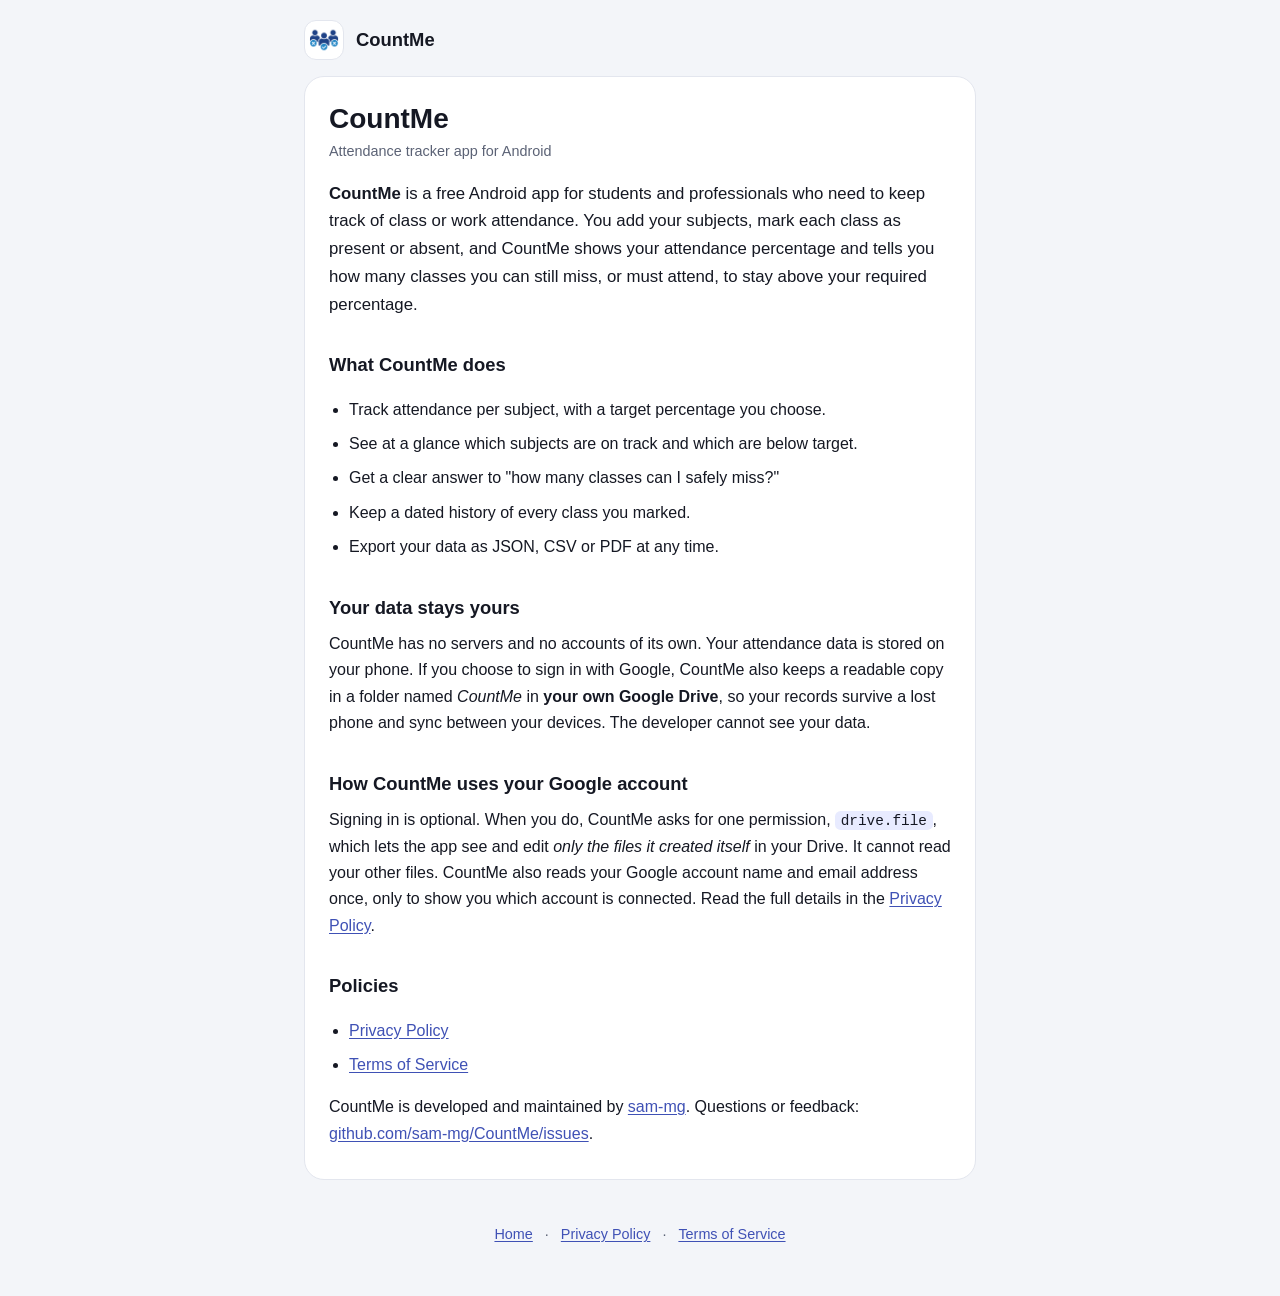
<file: docs/index.html>
<!doctype html>
<html lang="en">
<head>
  <meta charset="utf-8">
  <meta name="viewport" content="width=device-width, initial-scale=1">
  <meta name="color-scheme" content="light dark">
  <meta name="description" content="CountMe is an Android attendance tracker. Mark classes present or absent, see your percentage and how many classes you can miss. Data stays on your device and in your own Google Drive.">
  <title>CountMe – Attendance Tracker for Android</title>
  <link rel="icon" href="favicon.ico" sizes="48x48">
  <link rel="icon" href="favicon-32.png" type="image/png" sizes="32x32">
  <link rel="icon" href="logo.png" type="image/png" sizes="512x512">
  <link rel="apple-touch-icon" href="apple-touch-icon.png">
  <link rel="stylesheet" href="style.css">
</head>
<body>
<a class="skip" href="#content">Skip to content</a>
<header class="site"><a href="index.html"><img src="logo.png" alt="" width="40" height="40">CountMe</a></header>
<main id="content">
<article>
<h1>CountMe</h1>
<p class="meta">Attendance tracker app for Android</p>

<p class="lead"><strong>CountMe</strong> is a free Android app for students and professionals who need to keep track of class or work attendance. You add your subjects, mark each class as present or absent, and CountMe shows your attendance percentage and tells you how many classes you can still miss, or must attend, to stay above your required percentage.</p>

<h2 id="what-it-does">What CountMe does</h2>
<ul>
  <li>Track attendance per subject, with a target percentage you choose.</li>
  <li>See at a glance which subjects are on track and which are below target.</li>
  <li>Get a clear answer to "how many classes can I safely miss?"</li>
  <li>Keep a dated history of every class you marked.</li>
  <li>Export your data as JSON, CSV or PDF at any time.</li>
</ul>

<h2 id="your-data">Your data stays yours</h2>
<p>CountMe has no servers and no accounts of its own. Your attendance data is stored on your phone. If you choose to sign in with Google, CountMe also keeps a readable copy in a folder named <em>CountMe</em> in <strong>your own Google Drive</strong>, so your records survive a lost phone and sync between your devices. The developer cannot see your data.</p>

<h2 id="google-access">How CountMe uses your Google account</h2>
<p>Signing in is optional. When you do, CountMe asks for one permission, <code>drive.file</code>, which lets the app see and edit <em>only the files it created itself</em> in your Drive. It cannot read your other files. CountMe also reads your Google account name and email address once, only to show you which account is connected. Read the full details in the <a href="privacy-policy.html">Privacy Policy</a>.</p>

<h2 id="legal">Policies</h2>
<ul>
  <li><a href="privacy-policy.html">Privacy Policy</a></li>
  <li><a href="terms-of-service.html">Terms of Service</a></li>
</ul>
<p>CountMe is developed and maintained by <a href="https://github.com/sam-mg">sam-mg</a>. Questions or feedback: <a href="https://github.com/sam-mg/CountMe/issues">github.com/sam-mg/CountMe/issues</a>.</p>
</article>
</main>
<footer class="site">
  <a href="index.html">Home</a> · <a href="privacy-policy.html">Privacy Policy</a> · <a href="terms-of-service.html">Terms of Service</a>
</footer>
</body>
</html>
</file>
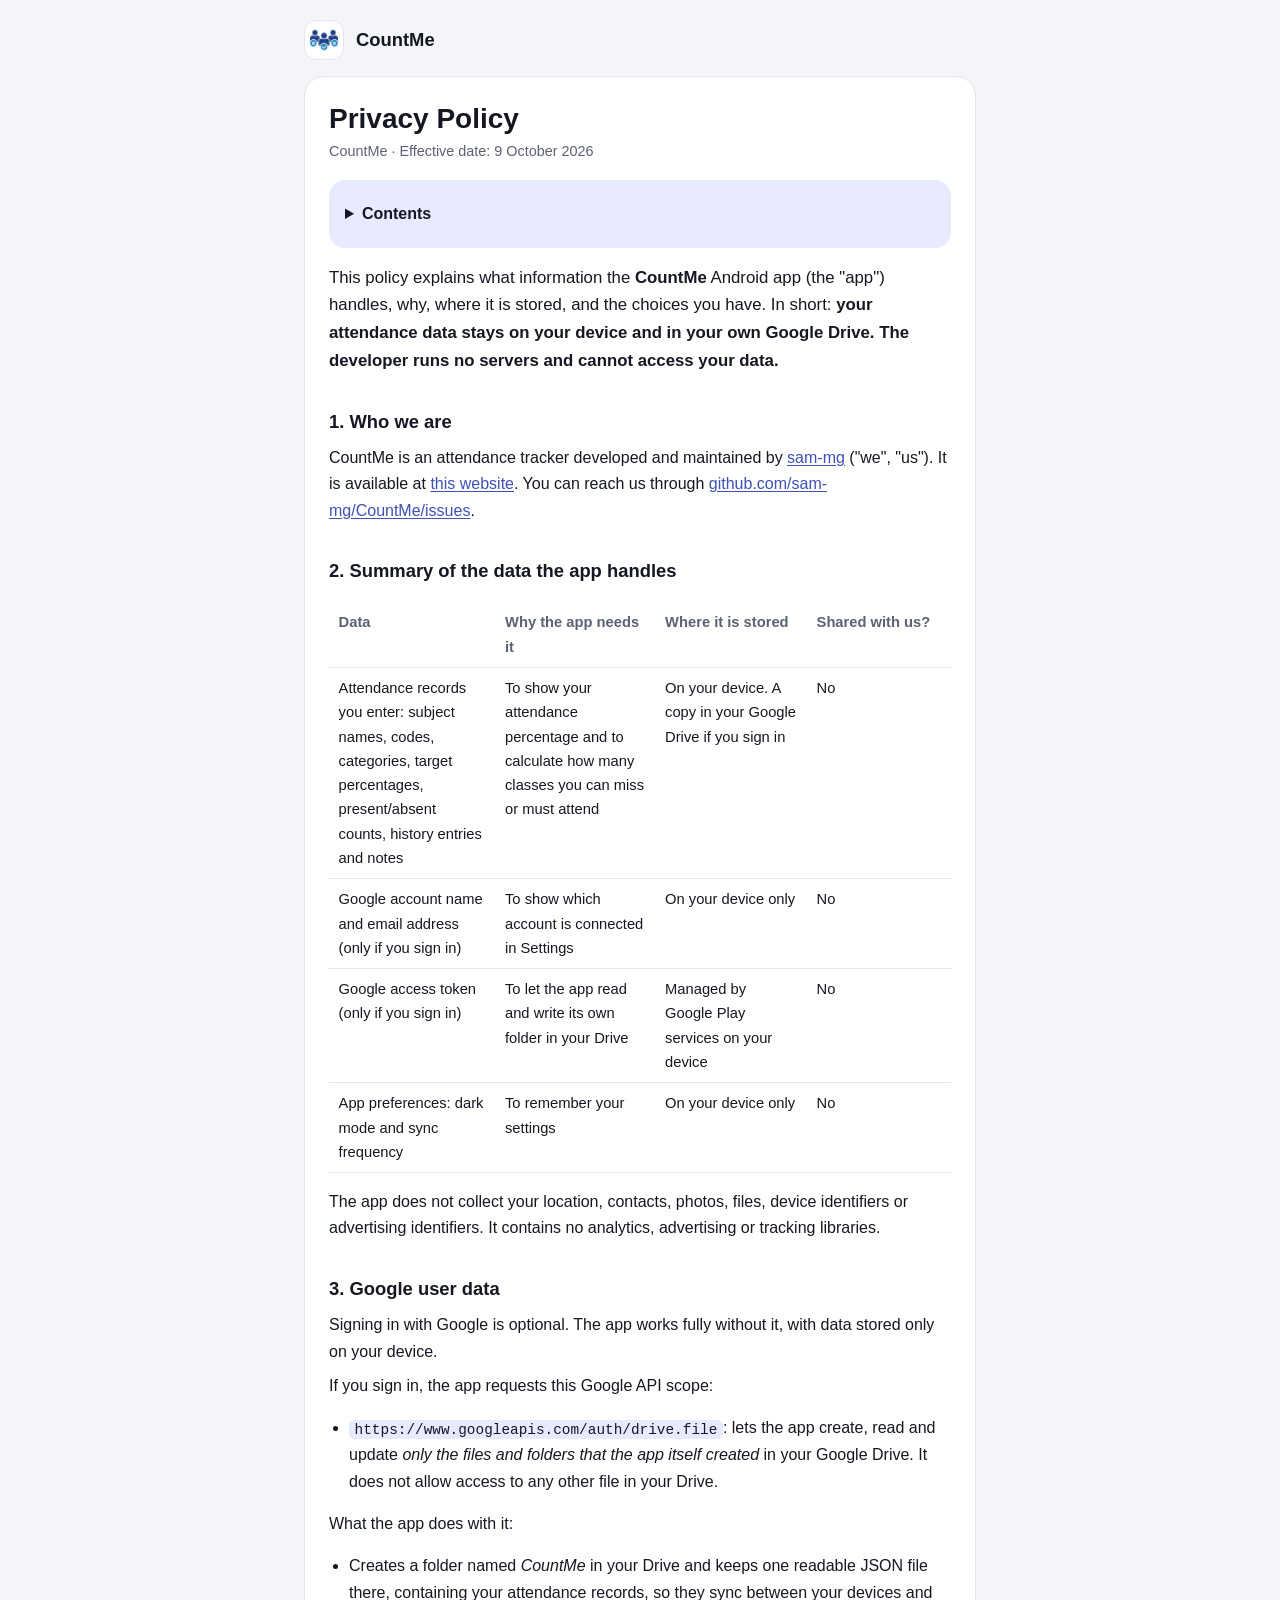
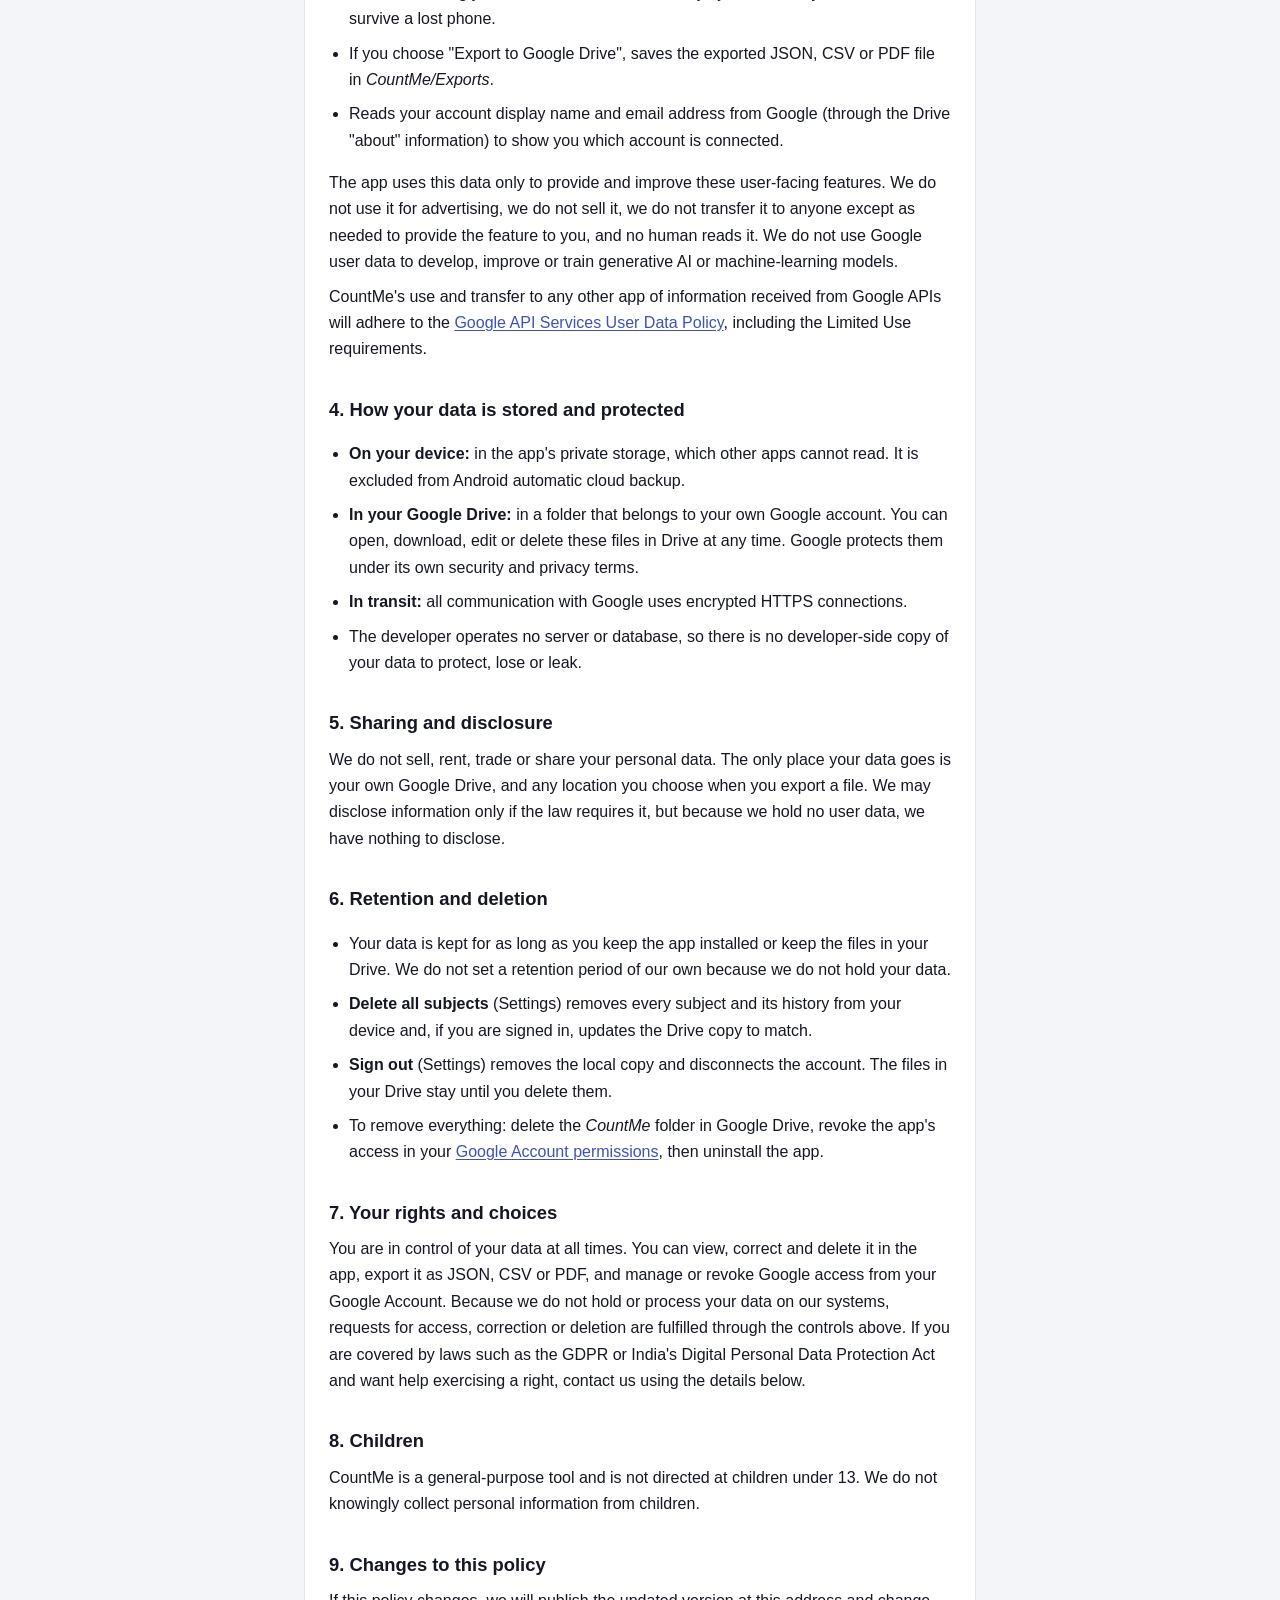
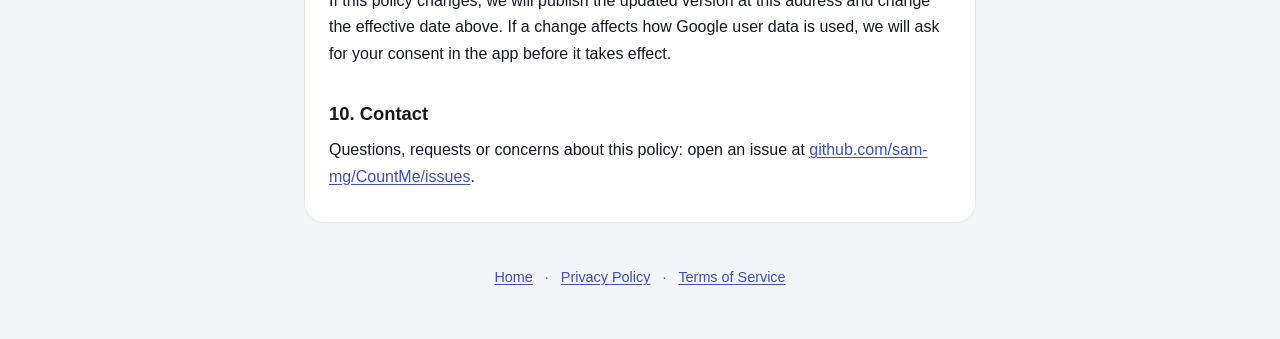
<file: docs/privacy-policy.html>
<!doctype html>
<html lang="en">
<head>
  <meta charset="utf-8">
  <meta name="viewport" content="width=device-width, initial-scale=1">
  <meta name="color-scheme" content="light dark">
  <meta name="description" content="How the CountMe attendance tracker handles your data: stored on your device and in your own Google Drive, never on developer servers.">
  <title>Privacy Policy · CountMe</title>
  <link rel="icon" href="favicon.ico" sizes="48x48">
  <link rel="icon" href="favicon-32.png" type="image/png" sizes="32x32">
  <link rel="icon" href="logo.png" type="image/png" sizes="512x512">
  <link rel="apple-touch-icon" href="apple-touch-icon.png">
  <link rel="stylesheet" href="style.css">
</head>
<body>
<a class="skip" href="#content">Skip to content</a>
<header class="site"><a href="index.html"><img src="logo.png" alt="" width="40" height="40">CountMe</a></header>
<main id="content">
<article>
<h1>Privacy Policy</h1>
<p class="meta">CountMe · Effective date: 9 October 2026</p>
<nav class="toc" aria-label="Contents"><details><summary>Contents</summary><ol><li><a href="#who-we-are">Who we are</a></li><li><a href="#summary-of-the-data-the-app-handles">Summary of the data the app handles</a></li><li><a href="#google-user-data">Google user data</a></li><li><a href="#how-your-data-is-stored-and-protected">How your data is stored and protected</a></li><li><a href="#sharing-and-disclosure">Sharing and disclosure</a></li><li><a href="#retention-and-deletion">Retention and deletion</a></li><li><a href="#your-rights-and-choices">Your rights and choices</a></li><li><a href="#children">Children</a></li><li><a href="#changes-to-this-policy">Changes to this policy</a></li><li><a href="#contact">Contact</a></li></ol></details></nav>

<p class="lead">This policy explains what information the <strong>CountMe</strong> Android app (the "app") handles, why, where it is stored, and the choices you have. In short: <strong>your attendance data stays on your device and in your own Google Drive. The developer runs no servers and cannot access your data.</strong></p>

<h2 id="who-we-are">1. Who we are</h2>
<p>CountMe is an attendance tracker developed and maintained by <a href="https://github.com/sam-mg">sam-mg</a> ("we", "us"). It is available at <a href="index.html">this website</a>. You can reach us through <a href="https://github.com/sam-mg/CountMe/issues">github.com/sam-mg/CountMe/issues</a>.</p>

<h2 id="summary-of-the-data-the-app-handles">2. Summary of the data the app handles</h2>
<table>
  <thead>
    <tr><th scope="col">Data</th><th scope="col">Why the app needs it</th><th scope="col">Where it is stored</th><th scope="col">Shared with us?</th></tr>
  </thead>
  <tbody>
    <tr><td>Attendance records you enter: subject names, codes, categories, target percentages, present/absent counts, history entries and notes</td><td>To show your attendance percentage and to calculate how many classes you can miss or must attend</td><td>On your device. A copy in your Google Drive if you sign in</td><td>No</td></tr>
    <tr><td>Google account name and email address (only if you sign in)</td><td>To show which account is connected in Settings</td><td>On your device only</td><td>No</td></tr>
    <tr><td>Google access token (only if you sign in)</td><td>To let the app read and write its own folder in your Drive</td><td>Managed by Google Play services on your device</td><td>No</td></tr>
    <tr><td>App preferences: dark mode and sync frequency</td><td>To remember your settings</td><td>On your device only</td><td>No</td></tr>
  </tbody>
</table>
<p>The app does not collect your location, contacts, photos, files, device identifiers or advertising identifiers. It contains no analytics, advertising or tracking libraries.</p>

<h2 id="google-user-data">3. Google user data</h2>
<p>Signing in with Google is optional. The app works fully without it, with data stored only on your device.</p>
<p>If you sign in, the app requests this Google API scope:</p>
<ul>
  <li><code>https://www.googleapis.com/auth/drive.file</code>: lets the app create, read and update <em>only the files and folders that the app itself created</em> in your Google Drive. It does not allow access to any other file in your Drive.</li>
</ul>
<p>What the app does with it:</p>
<ul>
  <li>Creates a folder named <em>CountMe</em> in your Drive and keeps one readable JSON file there, containing your attendance records, so they sync between your devices and survive a lost phone.</li>
  <li>If you choose "Export to Google Drive", saves the exported JSON, CSV or PDF file in <em>CountMe/Exports</em>.</li>
  <li>Reads your account display name and email address from Google (through the Drive "about" information) to show you which account is connected.</li>
</ul>
<p>The app uses this data only to provide and improve these user-facing features. We do not use it for advertising, we do not sell it, we do not transfer it to anyone except as needed to provide the feature to you, and no human reads it. We do not use Google user data to develop, improve or train generative AI or machine-learning models.</p>
<p>CountMe's use and transfer to any other app of information received from Google APIs will adhere to the <a href="https://developers.google.com/terms/api-services-user-data-policy">Google API Services User Data Policy</a>, including the Limited Use requirements.</p>

<h2 id="how-your-data-is-stored-and-protected">4. How your data is stored and protected</h2>
<ul>
  <li><strong>On your device:</strong> in the app's private storage, which other apps cannot read. It is excluded from Android automatic cloud backup.</li>
  <li><strong>In your Google Drive:</strong> in a folder that belongs to your own Google account. You can open, download, edit or delete these files in Drive at any time. Google protects them under its own security and privacy terms.</li>
  <li><strong>In transit:</strong> all communication with Google uses encrypted HTTPS connections.</li>
  <li>The developer operates no server or database, so there is no developer-side copy of your data to protect, lose or leak.</li>
</ul>

<h2 id="sharing-and-disclosure">5. Sharing and disclosure</h2>
<p>We do not sell, rent, trade or share your personal data. The only place your data goes is your own Google Drive, and any location you choose when you export a file. We may disclose information only if the law requires it, but because we hold no user data, we have nothing to disclose.</p>

<h2 id="retention-and-deletion">6. Retention and deletion</h2>
<ul>
  <li>Your data is kept for as long as you keep the app installed or keep the files in your Drive. We do not set a retention period of our own because we do not hold your data.</li>
  <li><strong>Delete all subjects</strong> (Settings) removes every subject and its history from your device and, if you are signed in, updates the Drive copy to match.</li>
  <li><strong>Sign out</strong> (Settings) removes the local copy and disconnects the account. The files in your Drive stay until you delete them.</li>
  <li>To remove everything: delete the <em>CountMe</em> folder in Google Drive, revoke the app's access in your <a href="https://myaccount.google.com/permissions">Google Account permissions</a>, then uninstall the app.</li>
</ul>

<h2 id="your-rights-and-choices">7. Your rights and choices</h2>
<p>You are in control of your data at all times. You can view, correct and delete it in the app, export it as JSON, CSV or PDF, and manage or revoke Google access from your Google Account. Because we do not hold or process your data on our systems, requests for access, correction or deletion are fulfilled through the controls above. If you are covered by laws such as the GDPR or India's Digital Personal Data Protection Act and want help exercising a right, contact us using the details below.</p>

<h2 id="children">8. Children</h2>
<p>CountMe is a general-purpose tool and is not directed at children under 13. We do not knowingly collect personal information from children.</p>

<h2 id="changes-to-this-policy">9. Changes to this policy</h2>
<p>If this policy changes, we will publish the updated version at this address and change the effective date above. If a change affects how Google user data is used, we will ask for your consent in the app before it takes effect.</p>

<h2 id="contact">10. Contact</h2>
<p>Questions, requests or concerns about this policy: open an issue at <a href="https://github.com/sam-mg/CountMe/issues">github.com/sam-mg/CountMe/issues</a>.</p>
</article>
</main>
<footer class="site">
  <a href="index.html">Home</a> · <a href="privacy-policy.html">Privacy Policy</a> · <a href="terms-of-service.html">Terms of Service</a>
</footer>
</body>
</html>
</file>
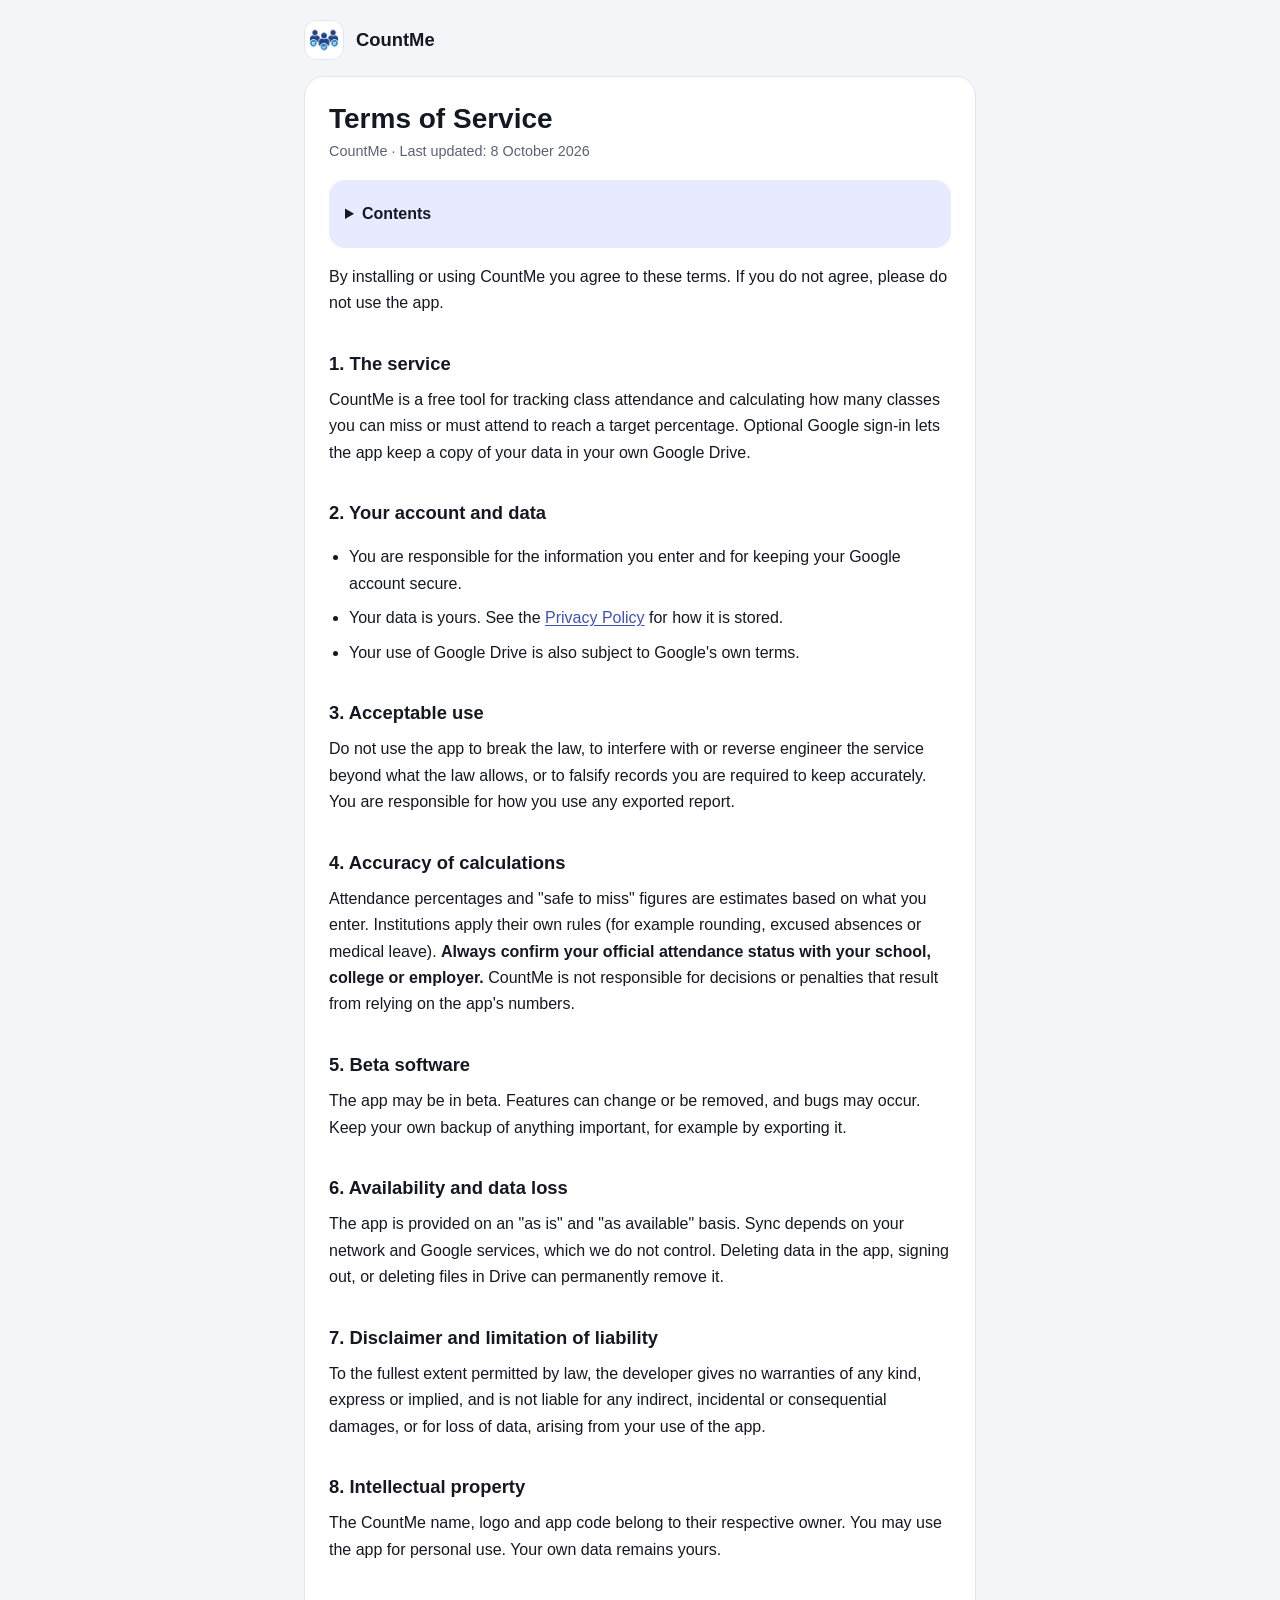
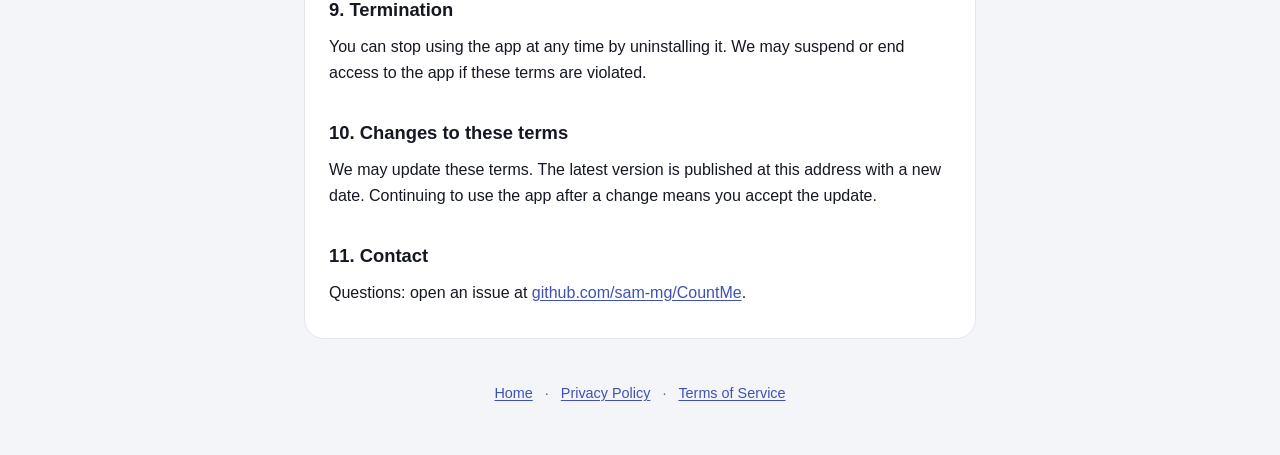
<file: docs/terms-of-service.html>
<!doctype html>
<html lang="en">
<head>
  <meta charset="utf-8">
  <meta name="viewport" content="width=device-width, initial-scale=1">
  <meta name="color-scheme" content="light dark">
  <meta name="description" content="The terms for using the CountMe attendance tracker.">
  <title>Terms of Service · CountMe</title>
  <link rel="icon" href="favicon.ico" sizes="48x48">
  <link rel="icon" href="favicon-32.png" type="image/png" sizes="32x32">
  <link rel="icon" href="logo.png" type="image/png" sizes="512x512">
  <link rel="apple-touch-icon" href="apple-touch-icon.png">
  <link rel="stylesheet" href="style.css">
</head>
<body>
<a class="skip" href="#content">Skip to content</a>
<header class="site"><a href="index.html"><img src="logo.png" alt="" width="40" height="40">CountMe</a></header>
<main id="content">
<article>
<h1>Terms of Service</h1>
<p class="meta">CountMe · Last updated: 8 October 2026</p>
<nav class="toc" aria-label="Contents"><details><summary>Contents</summary><ol><li><a href="#the-service">The service</a></li><li><a href="#your-account-and-data">Your account and data</a></li><li><a href="#acceptable-use">Acceptable use</a></li><li><a href="#accuracy-of-calculations">Accuracy of calculations</a></li><li><a href="#beta-software">Beta software</a></li><li><a href="#availability-and-data-loss">Availability and data loss</a></li><li><a href="#disclaimer-and-limitation-of-liability">Disclaimer and limitation of liability</a></li><li><a href="#intellectual-property">Intellectual property</a></li><li><a href="#termination">Termination</a></li><li><a href="#changes-to-these-terms">Changes to these terms</a></li><li><a href="#contact">Contact</a></li></ol></details></nav>

<p>By installing or using CountMe you agree to these terms. If you do not agree, please do not use the app.</p>

<h2 id="the-service">1. The service</h2>
<p>CountMe is a free tool for tracking class attendance and calculating how many classes you can miss or must attend to reach a target percentage. Optional Google sign-in lets the app keep a copy of your data in your own Google Drive.</p>

<h2 id="your-account-and-data">2. Your account and data</h2>
<ul>
  <li>You are responsible for the information you enter and for keeping your Google account secure.</li>
  <li>Your data is yours. See the <a href="privacy-policy.html">Privacy Policy</a> for how it is stored.</li>
  <li>Your use of Google Drive is also subject to Google's own terms.</li>
</ul>

<h2 id="acceptable-use">3. Acceptable use</h2>
<p>Do not use the app to break the law, to interfere with or reverse engineer the service beyond what the law allows, or to falsify records you are required to keep accurately. You are responsible for how you use any exported report.</p>

<h2 id="accuracy-of-calculations">4. Accuracy of calculations</h2>
<p>Attendance percentages and "safe to miss" figures are estimates based on what you enter. Institutions apply their own rules (for example rounding, excused absences or medical leave). <strong>Always confirm your official attendance status with your school, college or employer.</strong> CountMe is not responsible for decisions or penalties that result from relying on the app's numbers.</p>

<h2 id="beta-software">5. Beta software</h2>
<p>The app may be in beta. Features can change or be removed, and bugs may occur. Keep your own backup of anything important, for example by exporting it.</p>

<h2 id="availability-and-data-loss">6. Availability and data loss</h2>
<p>The app is provided on an "as is" and "as available" basis. Sync depends on your network and Google services, which we do not control. Deleting data in the app, signing out, or deleting files in Drive can permanently remove it.</p>

<h2 id="disclaimer-and-limitation-of-liability">7. Disclaimer and limitation of liability</h2>
<p>To the fullest extent permitted by law, the developer gives no warranties of any kind, express or implied, and is not liable for any indirect, incidental or consequential damages, or for loss of data, arising from your use of the app.</p>

<h2 id="intellectual-property">8. Intellectual property</h2>
<p>The CountMe name, logo and app code belong to their respective owner. You may use the app for personal use. Your own data remains yours.</p>

<h2 id="termination">9. Termination</h2>
<p>You can stop using the app at any time by uninstalling it. We may suspend or end access to the app if these terms are violated.</p>

<h2 id="changes-to-these-terms">10. Changes to these terms</h2>
<p>We may update these terms. The latest version is published at this address with a new date. Continuing to use the app after a change means you accept the update.</p>

<h2 id="contact">11. Contact</h2>
<p>Questions: open an issue at <a href="https://github.com/sam-mg/CountMe/issues">github.com/sam-mg/CountMe</a>.</p>
</article>
</main>
<footer class="site">
  <a href="index.html">Home</a> · <a href="privacy-policy.html">Privacy Policy</a> · <a href="terms-of-service.html">Terms of Service</a>
</footer>
</body>
</html>
</file>
<file: docs/style.css>
/* Shared by all CountMe pages. Colors mirror the app's light/dark palette. */
:root {
  --bg: #f3f5f9; --card: #ffffff; --text: #151823; --muted: #5b6275;
  --accent: #3f51b5; --line: #e3e6ee; --chip: #e8ebff;
  color-scheme: light dark;
}
@media (prefers-color-scheme: dark) {
  :root { --bg: #0f121a; --card: #1b1f2b; --text: #e6e8f0; --muted: #a3a9ba;
          --accent: #aeb8f5; --line: #2c3142; --chip: #2b3366; }
}
@media (prefers-contrast: more) {
  :root { --muted: var(--text); --line: var(--text); }
}

* { box-sizing: border-box; }
html { font-size: 100%; scroll-behavior: smooth; -webkit-text-size-adjust: 100%; }
@media (prefers-reduced-motion: reduce) { html { scroll-behavior: auto; } }

body {
  margin: 0; background: var(--bg); color: var(--text);
  font: 1rem/1.65 -apple-system, BlinkMacSystemFont, "Segoe UI", Roboto, sans-serif;
}
.skip { position: absolute; left: -999px; }
.skip:focus { left: 12px; top: 12px; background: var(--card); padding: 8px 12px; border-radius: 8px; z-index: 10; }

header.site, main, footer.site { max-width: 44rem; margin: 0 auto; padding-left: 1rem; padding-right: 1rem; }
header.site { padding-top: 1.25rem; display: flex; align-items: center; gap: .75rem; }
header.site a { display: flex; align-items: center; gap: .75rem; color: var(--text); text-decoration: none; font-weight: 700; font-size: 1.15rem; }
header.site img { width: 2.5rem; height: 2.5rem; padding: .25rem; background: #fff; border-radius: .75rem; border: 1px solid var(--line); }

main { padding-top: 1rem; padding-bottom: 1rem; }
article { background: var(--card); border: 1px solid var(--line); border-radius: 1.25rem; padding: 1.5rem; }
@media (max-width: 30rem) { article { padding: 1.125rem; border-radius: 1rem; } }

h1 { font-size: 1.75rem; line-height: 1.25; margin: 0 0 .25rem; }
h2 { font-size: 1.15rem; margin: 2rem 0 .5rem; scroll-margin-top: 1rem; }
p, li { margin: .5rem 0; }
ul { padding-left: 1.25rem; }
.meta { color: var(--muted); font-size: .9rem; margin: 0 0 1rem; }
.lead { font-size: 1.05rem; }
code { background: var(--chip); padding: .1rem .35rem; border-radius: .35rem; font-size: .9em; }

a { color: var(--accent); text-underline-offset: .15em; }
a:focus-visible { outline: 3px solid var(--accent); outline-offset: 2px; border-radius: 4px; }

nav.toc { background: var(--chip); border-radius: 1rem; padding: .75rem 1rem; margin: 1rem 0; }
nav.toc summary { cursor: pointer; font-weight: 600; min-height: 2.75rem; line-height: 2.75rem; }
nav.toc ol { margin: .25rem 0 0; padding-left: 1.25rem; columns: 2 14rem; }
nav.toc a { display: inline-block; padding: .25rem 0; }

footer.site { padding-top: 1rem; padding-bottom: 2.5rem; text-align: center; color: var(--muted); font-size: .9rem; }
footer.site a { display: inline-block; min-height: 2.75rem; line-height: 2.75rem; padding: 0 .5rem; }

@media print { body { background: #fff; color: #000; } article { border: 0; padding: 0; } nav.toc, footer.site, .skip { display: none; } }

table { width: 100%; border-collapse: collapse; margin: 1rem 0; font-size: .92rem; display: block; overflow-x: auto; }
th, td { text-align: left; vertical-align: top; padding: .5rem .6rem; border-bottom: 1px solid var(--line); min-width: 9rem; }
th { color: var(--muted); font-weight: 600; }
</file>
